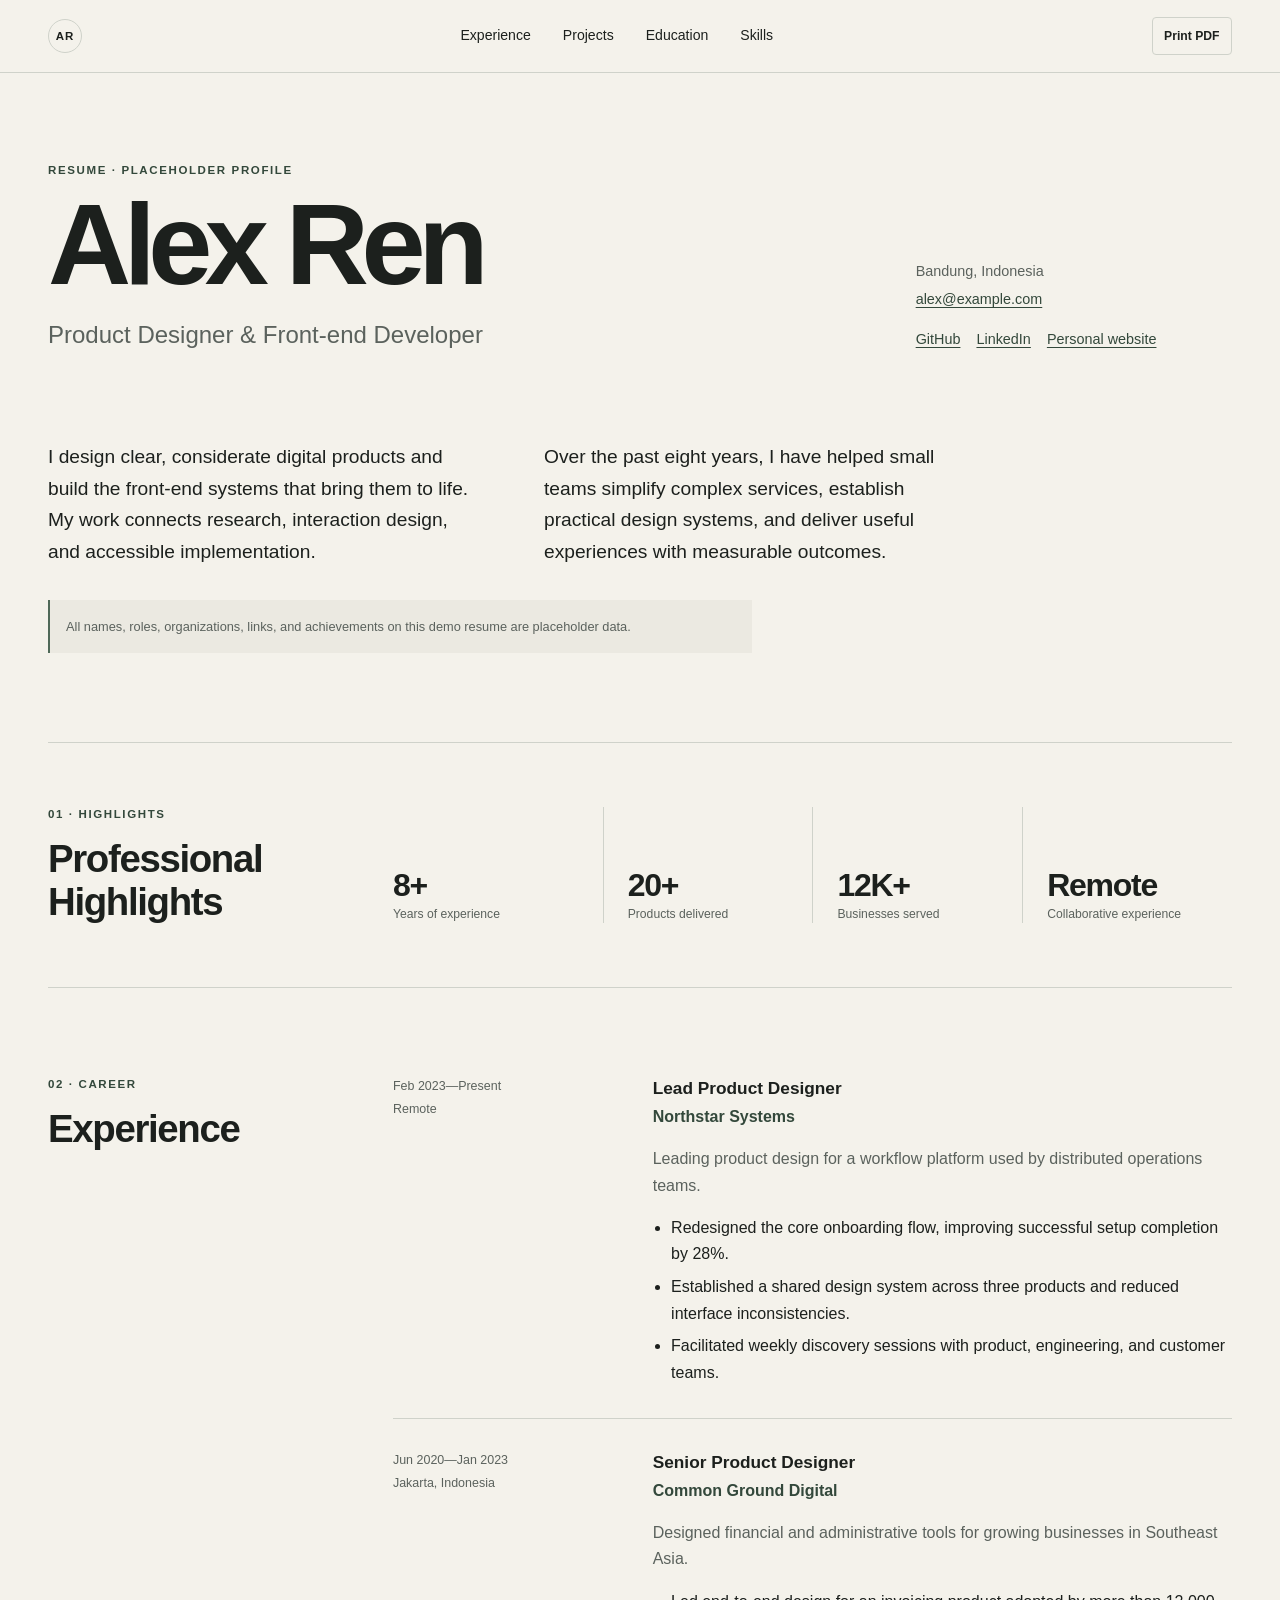
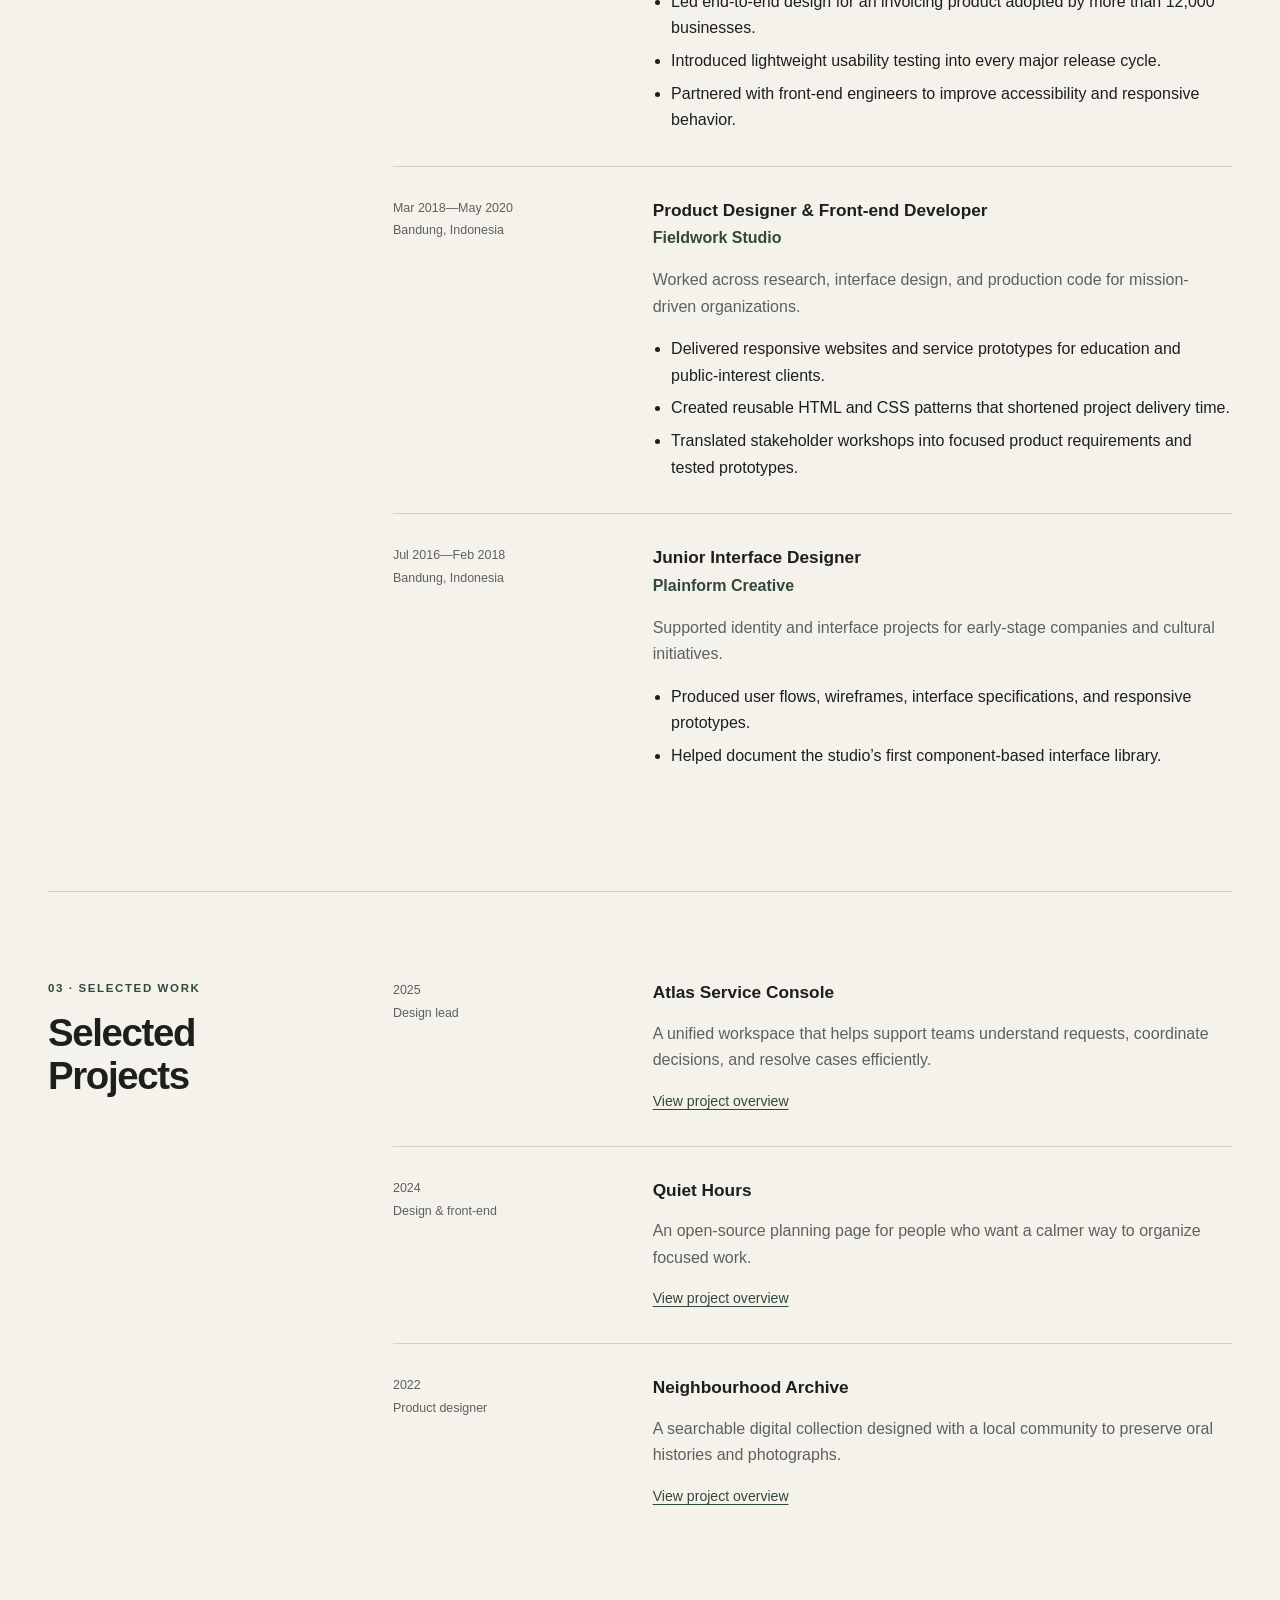
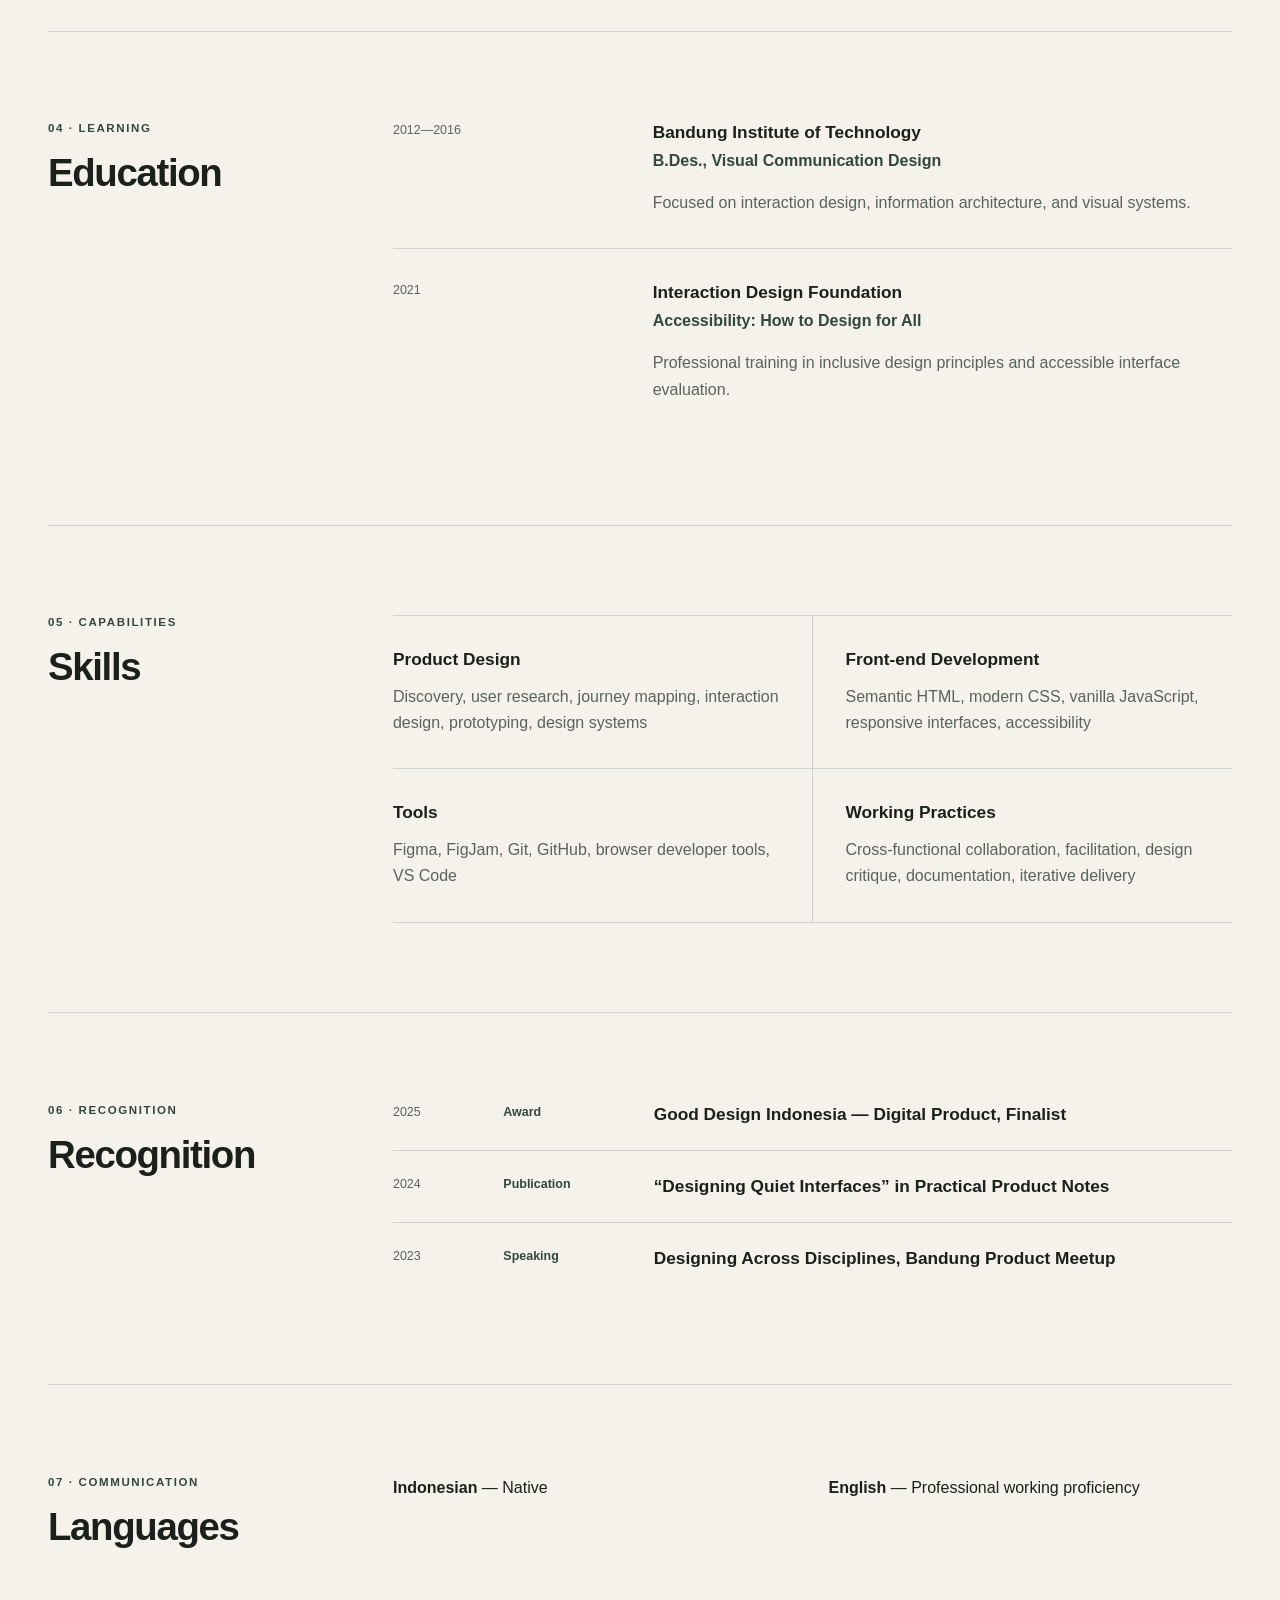
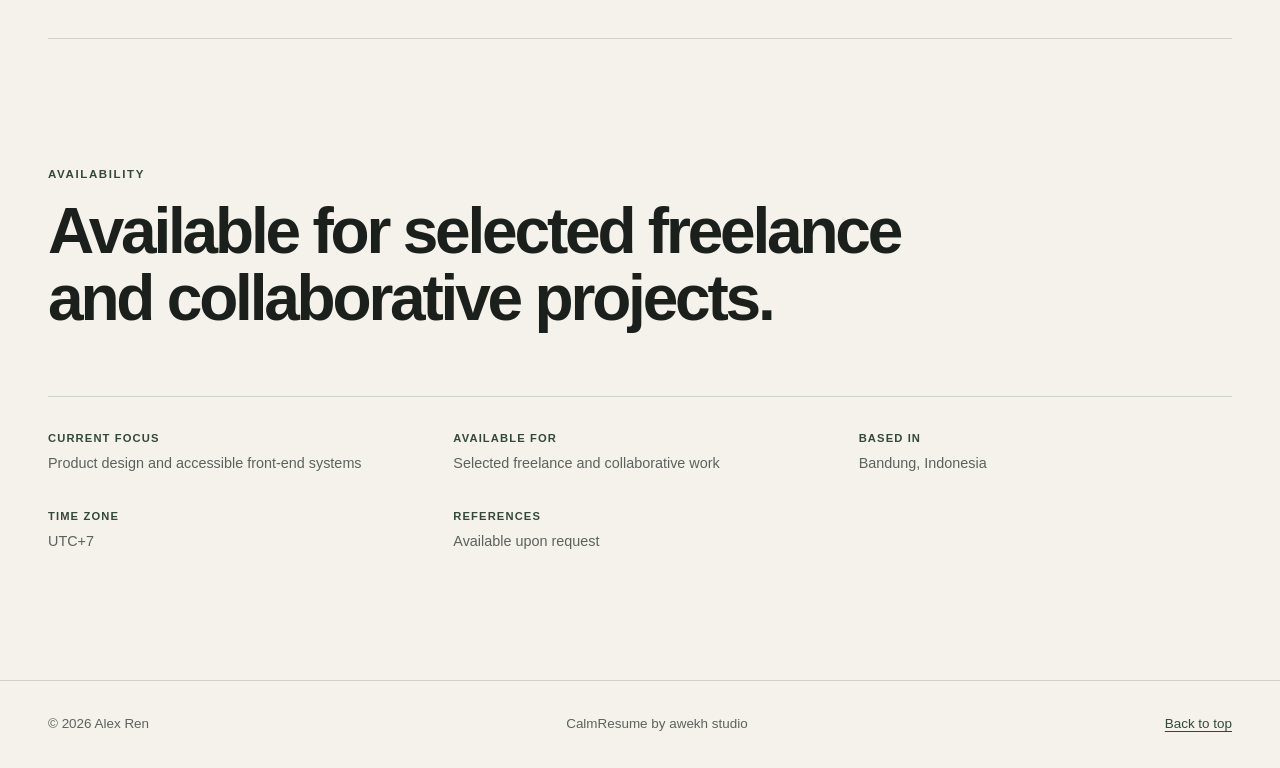
<file: index.html>
<!doctype html>
<html lang="en">
  <head>
    <meta charset="utf-8">
    <meta name="viewport" content="width=device-width, initial-scale=1">
    <meta name="description" content="CalmResume — a calm and minimal HTML resume template for thoughtful professionals.">
    <meta name="theme-color" content="#f4f2eb">
    <title>Alex Ren — Product Designer &amp; Front-end Developer</title>
    <link rel="canonical" href="https://awekhstudio.github.io/calmresume/">
    <meta property="og:title" content="CalmResume — Minimal HTML Resume Template">
    <meta property="og:description" content="A calm and minimal HTML resume template for thoughtful professionals.">
    <meta property="og:type" content="website">
    <meta property="og:url" content="https://awekhstudio.github.io/calmresume/">
    <meta property="og:image" content="https://awekhstudio.github.io/calmresume/preview/calmresume-cover.jpg">
    <meta property="og:image:alt" content="Preview of the CalmResume one-page HTML resume template">
    <meta name="twitter:card" content="summary_large_image">
    <meta name="twitter:title" content="CalmResume — Minimal HTML Resume Template">
    <meta name="twitter:description" content="A calm and minimal HTML resume template for thoughtful professionals.">
    <meta name="twitter:image" content="https://awekhstudio.github.io/calmresume/preview/calmresume-cover.jpg">
    <link rel="icon" href="assets/icons/favicon.svg" type="image/svg+xml">
    <link rel="stylesheet" href="assets/css/reset.css">
    <link rel="stylesheet" href="assets/css/style.css">
    <script src="assets/js/main.js" defer></script>
  </head>
  <body>
    <a class="skip-link" href="#main-content">Skip to resume content</a>

    <header class="site-header" id="top">
      <div class="container header-inner">
        <a class="wordmark" href="#top" aria-label="Alex Ren, back to top">AR</a>
        <button class="nav-toggle" type="button" aria-expanded="false" aria-controls="primary-navigation">
          <span>Menu</span>
          <span class="nav-toggle-mark" aria-hidden="true"></span>
        </button>
        <nav class="site-nav" id="primary-navigation" aria-label="Resume sections">
          <a href="#experience">Experience</a>
          <a href="#projects">Projects</a>
          <a href="#education">Education</a>
          <a href="#skills">Skills</a>
        </nav>
        <button class="print-button" type="button">Print PDF</button>
      </div>
    </header>

    <main id="main-content">
      <section class="intro container" aria-labelledby="resume-title">
        <p class="eyebrow">Resume · Placeholder profile</p>
        <div class="intro-grid">
          <div>
            <!-- CUSTOMIZE: Replace the placeholder name and professional title. -->
            <h1 id="resume-title">Alex Ren</h1>
            <p class="professional-title">Product Designer &amp; Front-end Developer</p>
          </div>
          <div class="contact-block" aria-label="Contact details">
            <!-- CUSTOMIZE: Replace the placeholder location, email, and professional URLs. -->
            <p>Bandung, Indonesia</p>
            <a href="mailto:alex@example.com">alex@example.com</a>
            <div class="contact-links">
              <a href="https://github.com/example" aria-label="Alex Ren on GitHub">GitHub</a>
              <a href="https://www.linkedin.com/in/example" aria-label="Alex Ren on LinkedIn">LinkedIn</a>
              <a href="https://example.com" aria-label="Alex Ren's personal website">Personal website</a>
            </div>
          </div>
        </div>
        <div class="profile-copy">
          <p>I design clear, considerate digital products and build the front-end systems that bring them to life. My work connects research, interaction design, and accessible implementation.</p>
          <p>Over the past eight years, I have helped small teams simplify complex services, establish practical design systems, and deliver useful experiences with measurable outcomes.</p>
        </div>
        <p class="placeholder-note">All names, roles, organizations, links, and achievements on this demo resume are placeholder data.</p>
      </section>

      <section class="highlights container" id="highlights" aria-labelledby="highlights-title">
        <div class="section-heading">
          <p class="eyebrow"><span aria-hidden="true">01 · </span>Highlights</p>
          <h2 id="highlights-title">Professional Highlights</h2>
        </div>
        <dl class="highlights-list">
          <div>
            <dt>Years of experience</dt>
            <dd>8+</dd>
          </div>
          <div>
            <dt>Products delivered</dt>
            <dd>20+</dd>
          </div>
          <div>
            <dt>Businesses served</dt>
            <dd>12K+</dd>
          </div>
          <div>
            <dt>Collaborative experience</dt>
            <dd>Remote</dd>
          </div>
        </dl>
      </section>

      <section class="resume-section container" id="experience" aria-labelledby="experience-title">
        <div class="section-heading">
          <p class="eyebrow"><span aria-hidden="true">02 · </span>Career</p>
          <h2 id="experience-title">Experience</h2>
        </div>
        <div class="section-content timeline">
          <article class="experience-item">
            <div class="item-meta">
              <p><time datetime="2023-02">Feb 2023</time>—Present</p>
              <p>Remote</p>
            </div>
            <div class="item-body">
              <h3>Lead Product Designer</h3>
              <p class="organization">Northstar Systems</p>
              <p>Leading product design for a workflow platform used by distributed operations teams.</p>
              <ul>
                <li>Redesigned the core onboarding flow, improving successful setup completion by 28%.</li>
                <li>Established a shared design system across three products and reduced interface inconsistencies.</li>
                <li>Facilitated weekly discovery sessions with product, engineering, and customer teams.</li>
              </ul>
            </div>
          </article>

          <article class="experience-item">
            <div class="item-meta">
              <p><time datetime="2020-06">Jun 2020</time>—<time datetime="2023-01">Jan 2023</time></p>
              <p>Jakarta, Indonesia</p>
            </div>
            <div class="item-body">
              <h3>Senior Product Designer</h3>
              <p class="organization">Common Ground Digital</p>
              <p>Designed financial and administrative tools for growing businesses in Southeast Asia.</p>
              <ul>
                <li>Led end-to-end design for an invoicing product adopted by more than 12,000 businesses.</li>
                <li>Introduced lightweight usability testing into every major release cycle.</li>
                <li>Partnered with front-end engineers to improve accessibility and responsive behavior.</li>
              </ul>
            </div>
          </article>

          <article class="experience-item">
            <div class="item-meta">
              <p><time datetime="2018-03">Mar 2018</time>—<time datetime="2020-05">May 2020</time></p>
              <p>Bandung, Indonesia</p>
            </div>
            <div class="item-body">
              <h3>Product Designer &amp; Front-end Developer</h3>
              <p class="organization">Fieldwork Studio</p>
              <p>Worked across research, interface design, and production code for mission-driven organizations.</p>
              <ul>
                <li>Delivered responsive websites and service prototypes for education and public-interest clients.</li>
                <li>Created reusable HTML and CSS patterns that shortened project delivery time.</li>
                <li>Translated stakeholder workshops into focused product requirements and tested prototypes.</li>
              </ul>
            </div>
          </article>

          <article class="experience-item">
            <div class="item-meta">
              <p><time datetime="2016-07">Jul 2016</time>—<time datetime="2018-02">Feb 2018</time></p>
              <p>Bandung, Indonesia</p>
            </div>
            <div class="item-body">
              <h3>Junior Interface Designer</h3>
              <p class="organization">Plainform Creative</p>
              <p>Supported identity and interface projects for early-stage companies and cultural initiatives.</p>
              <ul>
                <li>Produced user flows, wireframes, interface specifications, and responsive prototypes.</li>
                <li>Helped document the studio’s first component-based interface library.</li>
              </ul>
            </div>
          </article>
        </div>
      </section>

      <section class="resume-section container" id="projects" aria-labelledby="projects-title">
        <div class="section-heading">
          <p class="eyebrow"><span aria-hidden="true">03 · </span>Selected Work</p>
          <h2 id="projects-title">Selected Projects</h2>
        </div>
        <div class="section-content compact-list">
          <article class="project-item">
            <div class="item-meta"><p><time datetime="2025">2025</time></p><p>Design lead</p></div>
            <div class="item-body">
              <h3>Atlas Service Console</h3>
              <p>A unified workspace that helps support teams understand requests, coordinate decisions, and resolve cases efficiently.</p>
              <a href="https://example.com/projects/atlas">View project overview</a>
            </div>
          </article>
          <article class="project-item">
            <div class="item-meta"><p><time datetime="2024">2024</time></p><p>Design &amp; front-end</p></div>
            <div class="item-body">
              <h3>Quiet Hours</h3>
              <p>An open-source planning page for people who want a calmer way to organize focused work.</p>
              <a href="https://example.com/projects/quiet-hours">View project overview</a>
            </div>
          </article>
          <article class="project-item">
            <div class="item-meta"><p><time datetime="2022">2022</time></p><p>Product designer</p></div>
            <div class="item-body">
              <h3>Neighbourhood Archive</h3>
              <p>A searchable digital collection designed with a local community to preserve oral histories and photographs.</p>
              <a href="https://example.com/projects/archive">View project overview</a>
            </div>
          </article>
        </div>
      </section>

      <section class="resume-section container" id="education" aria-labelledby="education-title">
        <div class="section-heading">
          <p class="eyebrow"><span aria-hidden="true">04 · </span>Learning</p>
          <h2 id="education-title">Education</h2>
        </div>
        <div class="section-content compact-list">
          <article class="education-item">
            <div class="item-meta"><p><time datetime="2012">2012</time>—<time datetime="2016">2016</time></p></div>
            <div class="item-body">
              <h3>Bandung Institute of Technology</h3>
              <p class="organization">B.Des., Visual Communication Design</p>
              <p>Focused on interaction design, information architecture, and visual systems.</p>
            </div>
          </article>
          <article class="education-item">
            <div class="item-meta"><p><time datetime="2021">2021</time></p></div>
            <div class="item-body">
              <h3>Interaction Design Foundation</h3>
              <p class="organization">Accessibility: How to Design for All</p>
              <p>Professional training in inclusive design principles and accessible interface evaluation.</p>
            </div>
          </article>
        </div>
      </section>

      <section class="resume-section container" id="skills" aria-labelledby="skills-title">
        <div class="section-heading">
          <p class="eyebrow"><span aria-hidden="true">05 · </span>Capabilities</p>
          <h2 id="skills-title">Skills</h2>
        </div>
        <div class="section-content skills-grid">
          <div><h3>Product Design</h3><p>Discovery, user research, journey mapping, interaction design, prototyping, design systems</p></div>
          <div><h3>Front-end Development</h3><p>Semantic HTML, modern CSS, vanilla JavaScript, responsive interfaces, accessibility</p></div>
          <div><h3>Tools</h3><p>Figma, FigJam, Git, GitHub, browser developer tools, VS Code</p></div>
          <div><h3>Working Practices</h3><p>Cross-functional collaboration, facilitation, design critique, documentation, iterative delivery</p></div>
        </div>
      </section>

      <section class="resume-section container" id="recognition" aria-labelledby="recognition-title">
        <div class="section-heading">
          <p class="eyebrow"><span aria-hidden="true">06 · </span>Recognition</p>
          <h2 id="recognition-title">Recognition</h2>
        </div>
        <div class="section-content recognition-list">
          <article>
            <time datetime="2025">2025</time>
            <p class="recognition-type">Award</p>
            <h3>Good Design Indonesia — Digital Product, Finalist</h3>
          </article>
          <article>
            <time datetime="2024">2024</time>
            <p class="recognition-type">Publication</p>
            <h3>“Designing Quiet Interfaces” in Practical Product Notes</h3>
          </article>
          <article>
            <time datetime="2023">2023</time>
            <p class="recognition-type">Speaking</p>
            <h3>Designing Across Disciplines, Bandung Product Meetup</h3>
          </article>
        </div>
      </section>

      <section class="resume-section container" id="languages" aria-labelledby="languages-title">
        <div class="section-heading">
          <p class="eyebrow"><span aria-hidden="true">07 · </span>Communication</p>
          <h2 id="languages-title">Languages</h2>
        </div>
        <div class="section-content languages">
          <p><strong>Indonesian</strong> — Native</p>
          <p><strong>English</strong> — Professional working proficiency</p>
        </div>
      </section>

      <section class="closing container" aria-labelledby="availability-title">
        <p class="eyebrow">Availability</p>
        <h2 id="availability-title">Available for selected freelance and collaborative projects.</h2>
        <dl class="availability-details">
          <div><dt>Current focus</dt><dd>Product design and accessible front-end systems</dd></div>
          <div><dt>Available for</dt><dd>Selected freelance and collaborative work</dd></div>
          <div><dt>Based in</dt><dd>Bandung, Indonesia</dd></div>
          <div><dt>Time zone</dt><dd>UTC+7</dd></div>
          <div><dt>References</dt><dd>Available upon request</dd></div>
        </dl>
      </section>
    </main>

    <footer class="site-footer">
      <div class="container footer-inner">
        <p>&copy; <span id="current-year">2026</span> Alex Ren</p>
        <p>CalmResume by awekh studio</p>
        <a href="#top">Back to top</a>
      </div>
    </footer>
  </body>
</html>
</file>
<file: assets/css/style.css>
:root {
  --background: #f4f2eb;
  --surface: #ebe9e1;
  --text-primary: #1c201d;
  --text-secondary: #5b625d;
  --border: #cfd2ca;
  --accent: #4f6958;
  --accent-dark: #33483b;
  --container: 74rem;
  --space-1: 0.5rem;
  --space-2: 0.75rem;
  --space-3: 1rem;
  --space-4: 1.5rem;
  --space-5: 2rem;
  --space-6: clamp(3rem, 7vw, 6rem);
  --radius: 0.25rem;
  --font-sans: ui-sans-serif, -apple-system, BlinkMacSystemFont, "Segoe UI", Helvetica, Arial, sans-serif;
}

body {
  min-width: 20rem;
  overflow-x: hidden;
  background: var(--background);
  color: var(--text-primary);
  font-family: var(--font-sans);
  font-size: 1rem;
  line-height: 1.65;
  text-rendering: optimizeLegibility;
}

a {
  color: var(--accent-dark);
  text-decoration-thickness: 0.08em;
  text-underline-offset: 0.2em;
}

a:hover {
  color: var(--accent);
}

button {
  color: inherit;
}

:focus-visible {
  outline: 3px solid var(--accent);
  outline-offset: 4px;
}

.container {
  width: min(calc(100% - 2rem), var(--container));
  margin-inline: auto;
}

.skip-link {
  position: fixed;
  z-index: 100;
  top: 0.75rem;
  left: 0.75rem;
  padding: 0.75rem 1rem;
  transform: translateY(-180%);
  background: var(--text-primary);
  color: white;
}

.skip-link:focus {
  transform: translateY(0);
}

.site-header {
  position: relative;
  z-index: 10;
  border-bottom: 1px solid var(--border);
}

.header-inner {
  display: grid;
  grid-template-columns: auto 1fr auto;
  align-items: center;
  gap: var(--space-4);
  min-height: 4.5rem;
}

.wordmark {
  position: relative;
  display: grid;
  width: 2.125rem;
  height: 2.125rem;
  place-items: center;
  border: 1px solid var(--border);
  border-radius: 50%;
  color: var(--text-primary);
  font-size: 0.72rem;
  font-weight: 650;
  letter-spacing: 0.08em;
  text-decoration: none;
}

.wordmark::before {
  content: "";
  position: absolute;
  width: 2.75rem;
  height: 2.75rem;
}

.site-nav {
  display: flex;
  justify-content: center;
  gap: clamp(1rem, 3vw, 2rem);
}

.site-nav a {
  color: var(--text-primary);
  font-size: 0.88rem;
  text-decoration: none;
}

.site-nav a:hover {
  color: var(--accent);
}

.nav-toggle {
  display: none;
}

.print-button {
  padding: 0.48rem 0.72rem;
  border: 1px solid var(--border);
  border-radius: var(--radius);
  background: transparent;
  font-size: 0.76rem;
  font-weight: 600;
  cursor: pointer;
}

.print-button:hover {
  border-color: var(--accent-dark);
  background: var(--accent-dark);
  color: #fff;
}

.intro {
  padding-block: var(--space-6);
  border-bottom: 1px solid var(--border);
}

.eyebrow {
  margin-bottom: var(--space-3);
  color: var(--accent-dark);
  font-size: 0.72rem;
  font-weight: 750;
  letter-spacing: 0.14em;
  line-height: 1.3;
  text-transform: uppercase;
}

.intro-grid {
  display: grid;
  grid-template-columns: minmax(0, 2fr) minmax(16rem, 0.8fr);
  gap: clamp(2rem, 6vw, 6rem);
  align-items: end;
}

h1 {
  max-width: 9ch;
  font-size: clamp(3.25rem, 9vw, 7.5rem);
  font-weight: 650;
  letter-spacing: -0.065em;
  line-height: 0.88;
}

.professional-title {
  max-width: 34rem;
  margin-top: var(--space-4);
  color: var(--text-secondary);
  font-size: clamp(1.15rem, 2vw, 1.5rem);
  line-height: 1.35;
}

.contact-block {
  display: grid;
  gap: 0.25rem;
  color: var(--text-secondary);
  font-size: 0.9rem;
}

.contact-links {
  display: flex;
  flex-wrap: wrap;
  gap: 0.25rem 1rem;
  margin-top: var(--space-2);
}

.profile-copy {
  display: grid;
  grid-template-columns: repeat(2, minmax(0, 1fr));
  gap: clamp(1.5rem, 5vw, 4rem);
  max-width: 58rem;
  margin-top: clamp(3rem, 7vw, 6rem);
  font-size: clamp(1.05rem, 1.6vw, 1.2rem);
}

.placeholder-note {
  max-width: 44rem;
  margin-top: var(--space-5);
  padding: var(--space-3);
  border-left: 2px solid var(--accent);
  background: var(--surface);
  color: var(--text-secondary);
  font-size: 0.8rem;
}

.resume-section {
  display: grid;
  grid-template-columns: minmax(10rem, 0.7fr) minmax(0, 2.3fr);
  gap: clamp(2rem, 7vw, 7rem);
  padding-block: var(--space-6);
  border-bottom: 1px solid var(--border);
}

.highlights {
  display: grid;
  grid-template-columns: minmax(10rem, 0.7fr) minmax(0, 2.3fr);
  gap: clamp(2rem, 7vw, 7rem);
  padding-block: clamp(2.5rem, 5vw, 4.5rem);
  border-bottom: 1px solid var(--border);
}

.highlights-list {
  display: grid;
  grid-template-columns: repeat(4, minmax(0, 1fr));
  margin: 0;
}

.highlights-list > div {
  display: flex;
  flex-direction: column-reverse;
  gap: 0.35rem;
  min-width: 0;
  padding-inline: var(--space-4);
  border-left: 1px solid var(--border);
}

.highlights-list > div:first-child {
  padding-left: 0;
  border-left: 0;
}

.highlights-list > div:last-child {
  padding-right: 0;
}

.highlights-list dt {
  color: var(--text-secondary);
  font-size: 0.76rem;
  line-height: 1.35;
}

.highlights-list dd {
  margin: 0;
  font-size: clamp(1.45rem, 2.5vw, 2rem);
  font-weight: 650;
  letter-spacing: -0.04em;
  line-height: 1;
}

.section-heading h2 {
  font-size: clamp(1.75rem, 3vw, 2.5rem);
  font-weight: 600;
  letter-spacing: -0.035em;
  line-height: 1.1;
}

.section-content {
  min-width: 0;
}

.experience-item,
.project-item,
.education-item {
  display: grid;
  grid-template-columns: minmax(8rem, 0.72fr) minmax(0, 2fr);
  gap: clamp(1.5rem, 4vw, 3.5rem);
  padding-block: var(--space-5);
  border-top: 1px solid var(--border);
}

.experience-item:first-child,
.project-item:first-child,
.education-item:first-child {
  padding-top: 0;
  border-top: 0;
}

.item-meta {
  color: var(--text-secondary);
  font-size: 0.78rem;
  line-height: 1.5;
}

.item-meta p + p {
  margin-top: 0.25rem;
}

.item-body h3,
.skills-grid h3,
.recognition-list h3 {
  font-size: 1.08rem;
  font-weight: 650;
  line-height: 1.35;
}

.organization {
  margin-top: 0.2rem;
  color: var(--accent-dark);
  font-weight: 650;
}

.item-body > p:not(.organization) {
  margin-top: var(--space-3);
  color: var(--text-secondary);
}

.item-body ul {
  margin-top: var(--space-3);
  padding-left: 1.15rem;
}

.item-body li + li {
  margin-top: 0.4rem;
}

.item-body > a {
  display: inline-block;
  margin-top: var(--space-3);
  font-size: 0.88rem;
}

.skills-grid {
  display: grid;
  grid-template-columns: repeat(2, minmax(0, 1fr));
  gap: 0;
  border-top: 1px solid var(--border);
}

.skills-grid > div {
  padding: var(--space-5) var(--space-5) var(--space-5) 0;
  border-bottom: 1px solid var(--border);
}

.skills-grid > div:nth-child(even) {
  padding-right: 0;
  padding-left: var(--space-5);
  border-left: 1px solid var(--border);
}

.skills-grid p {
  margin-top: var(--space-2);
  color: var(--text-secondary);
}

.recognition-list article {
  display: grid;
  grid-template-columns: 4.5rem 7rem minmax(0, 1fr);
  gap: clamp(1rem, 3vw, 2.5rem);
  padding-block: var(--space-4);
  border-top: 1px solid var(--border);
}

.recognition-list time,
.recognition-type {
  color: var(--text-secondary);
  font-size: 0.78rem;
  line-height: 1.5;
}

.recognition-type {
  color: var(--accent-dark);
  font-weight: 650;
}

.recognition-list article:first-child {
  padding-top: 0;
  border-top: 0;
}

.languages {
  display: grid;
  grid-template-columns: repeat(2, minmax(0, 1fr));
  gap: var(--space-5);
}

.closing {
  padding-block: clamp(4rem, 10vw, 8rem);
}

.closing h2 {
  max-width: 24ch;
  font-size: clamp(2rem, 5vw, 4rem);
  font-weight: 550;
  letter-spacing: -0.05em;
  line-height: 1.05;
}

.availability-details {
  display: grid;
  grid-template-columns: repeat(3, minmax(0, 1fr));
  gap: var(--space-5);
  margin: clamp(2.5rem, 5vw, 4.5rem) 0 0;
  padding-top: var(--space-5);
  border-top: 1px solid var(--border);
}

.availability-details div {
  min-width: 0;
}

.availability-details dt {
  color: var(--accent-dark);
  font-size: 0.7rem;
  font-weight: 750;
  letter-spacing: 0.1em;
  text-transform: uppercase;
}

.availability-details dd {
  margin: 0.35rem 0 0;
  color: var(--text-secondary);
  font-size: 0.9rem;
  line-height: 1.5;
}

.site-footer {
  border-top: 1px solid var(--border);
  color: var(--text-secondary);
  font-size: 0.84rem;
}

.footer-inner {
  display: flex;
  justify-content: space-between;
  gap: var(--space-4);
  padding-block: var(--space-5);
}

@media (min-width: 48rem) and (max-width: 63.99rem) {
  .highlights-list {
    grid-template-columns: repeat(2, minmax(0, 1fr));
    border-top: 1px solid var(--border);
  }

  .highlights-list > div,
  .highlights-list > div:first-child,
  .highlights-list > div:last-child {
    padding: var(--space-4);
    border-bottom: 1px solid var(--border);
    border-left: 0;
  }

  .highlights-list > div:nth-child(even) {
    border-left: 1px solid var(--border);
  }
}

@media (max-width: 47.99rem) {
  .container {
    width: min(calc(100% - 1.5rem), var(--container));
  }

  .header-inner {
    grid-template-columns: auto 1fr;
  }

  .site-nav {
    grid-column: 1 / -1;
    justify-content: flex-start;
    flex-wrap: wrap;
    padding-bottom: var(--space-4);
  }

  .print-button {
    grid-column: 1 / -1;
    justify-self: start;
    margin-bottom: var(--space-4);
  }

  .js .nav-toggle {
    display: inline-flex;
    align-items: center;
    gap: var(--space-2);
    justify-self: end;
    padding: 0.5rem;
    border: 0;
    background: transparent;
    font-size: 0.82rem;
    cursor: pointer;
  }

  .nav-toggle-mark {
    display: inline-block;
    width: 0.6rem;
    height: 0.6rem;
    border-right: 1px solid currentColor;
    border-bottom: 1px solid currentColor;
    transform: translateY(-0.15rem) rotate(45deg);
  }

  .js .nav-toggle[aria-expanded="true"] .nav-toggle-mark {
    transform: translateY(0.15rem) rotate(225deg);
  }

  .js .site-nav,
  .js .print-button {
    display: none;
  }

  .js .site-nav[data-open],
  .js .site-nav[data-open] + .print-button {
    display: flex;
  }

  .intro-grid,
  .profile-copy,
  .highlights,
  .resume-section,
  .experience-item,
  .project-item,
  .education-item,
  .recognition-list article {
    grid-template-columns: 1fr;
  }

  .intro-grid {
    gap: var(--space-5);
  }

  h1 {
    font-size: clamp(3.5rem, 20vw, 5.5rem);
  }

  .profile-copy {
    gap: var(--space-4);
  }

  .resume-section {
    gap: var(--space-5);
  }

  .highlights {
    gap: var(--space-5);
  }

  .highlights-list {
    grid-template-columns: repeat(2, minmax(0, 1fr));
    border-top: 1px solid var(--border);
  }

  .highlights-list > div,
  .highlights-list > div:first-child,
  .highlights-list > div:last-child {
    padding: var(--space-4);
    border-bottom: 1px solid var(--border);
    border-left: 0;
  }

  .highlights-list > div:nth-child(even) {
    border-left: 1px solid var(--border);
  }

  .experience-item,
  .project-item,
  .education-item,
  .recognition-list article {
    gap: var(--space-3);
  }

  .recognition-list article {
    grid-template-columns: auto 1fr;
  }

  .recognition-list h3 {
    grid-column: 1 / -1;
  }

  .skills-grid,
  .languages {
    grid-template-columns: 1fr;
  }

  .skills-grid > div,
  .skills-grid > div:nth-child(even) {
    padding: var(--space-4) 0;
    border-left: 0;
  }

  .footer-inner {
    flex-direction: column;
  }

  .availability-details {
    grid-template-columns: 1fr;
    gap: var(--space-4);
  }
}

@media (prefers-reduced-motion: reduce) {
  *,
  *::before,
  *::after {
    scroll-behavior: auto;
    transition-duration: 0.01ms;
    animation-duration: 0.01ms;
    animation-iteration-count: 1;
  }
}

@media print {
  @page {
    size: A4;
    margin: 10mm 11mm;
  }

  :root {
    --background: #fff;
    --surface: #fff;
    --text-primary: #000;
    --text-secondary: #333;
    --border: #aaa;
    --accent: #254532;
    --accent-dark: #254532;
  }

  html {
    font-size: 8.6pt;
  }

  body {
    min-width: 0;
    background: white;
    line-height: 1.28;
  }

  .site-header,
  .skip-link,
  .print-button,
  .placeholder-note,
  .site-footer {
    display: none;
  }

  .container {
    width: 100%;
    max-width: none;
  }

  .intro {
    padding: 0 0 4mm;
  }

  .intro-grid {
    grid-template-columns: 2fr 1fr;
    gap: 8mm;
  }

  h1 {
    font-size: 29pt;
  }

  .professional-title {
    margin-top: 1mm;
    font-size: 10.5pt;
  }

  .profile-copy {
    gap: 5mm;
    margin-top: 3mm;
    font-size: 8.6pt;
  }

  .profile-copy p {
    margin: 0;
  }

  .highlights {
    grid-template-columns: 28mm 1fr;
    gap: 5mm;
    padding-block: 3mm;
  }

  .highlights-list {
    grid-template-columns: repeat(4, 1fr);
  }

  .highlights-list > div {
    gap: 0.5mm;
    padding-inline: 3mm;
  }

  .highlights-list dd {
    font-size: 11pt;
  }

  .highlights-list dt {
    font-size: 6.2pt;
  }

  .resume-section {
    grid-template-columns: 28mm 1fr;
    gap: 5mm;
    padding-block: 3.2mm;
  }

  .section-heading h2 {
    font-size: 12pt;
  }

  .eyebrow {
    margin-bottom: 1mm;
    font-size: 6pt;
  }

  .experience-item,
  .project-item,
  .education-item,
  .recognition-list article {
    grid-template-columns: 24mm 1fr;
    gap: 4mm;
    padding-block: 2mm;
    break-inside: avoid;
    page-break-inside: avoid;
  }

  .item-body h3,
  .skills-grid h3,
  .recognition-list h3 {
    font-size: 9.2pt;
  }

  .item-body > p:not(.organization),
  .item-body ul,
  .item-body > a {
    margin-top: 1mm;
  }

  .item-body li + li {
    margin-top: 0.3mm;
  }

  .skills-grid > div,
  .skills-grid > div:nth-child(even) {
    padding: 2mm;
    break-inside: avoid;
  }

  .recognition-list article {
    grid-template-columns: 14mm 22mm 1fr;
    gap: 3mm;
    padding-block: 1.5mm;
  }

  .languages {
    gap: 4mm;
  }

  .closing {
    padding-block: 3mm 0;
    break-inside: avoid;
  }

  .closing h2 {
    font-size: 12pt;
  }

  .availability-details {
    grid-template-columns: repeat(3, 1fr);
    gap: 2.5mm 5mm;
    margin-top: 2mm;
    padding-top: 2mm;
  }

  .availability-details dt {
    font-size: 5.8pt;
  }

  .availability-details dd {
    margin-top: 0.5mm;
    font-size: 7.5pt;
    line-height: 1.25;
  }

  a {
    color: #000;
    text-decoration: underline;
  }

  .item-body > a::after {
    content: " (" attr(href) ")";
    font-size: 6.2pt;
    overflow-wrap: anywhere;
  }
}
</file>
